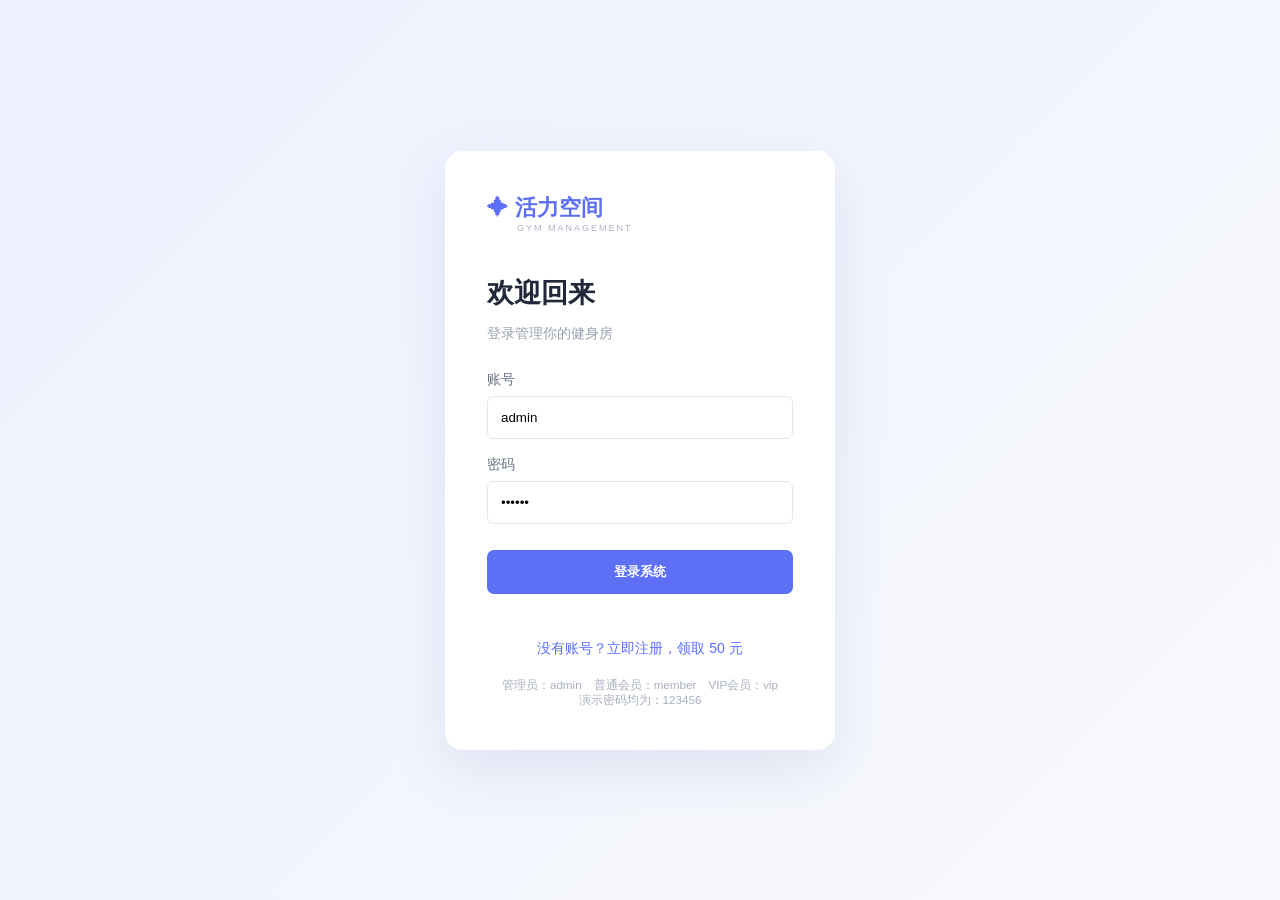
<file: index.html>
<!doctype html>
<html lang="zh-CN">
<head>
  <meta charset="UTF-8">
  <meta name="viewport" content="width=device-width, initial-scale=1.0">
  <title>活力空间 · 健身房管理系统</title>
  <link rel="stylesheet" href="styles.css">
  <link rel="stylesheet" href="admin-overrides.css">
</head>
<body>
  <div class="layout">
    <aside class="sidebar" id="sidebar">
      <div class="brand"><span class="brand-mark">✦</span><div><strong>活力空间</strong><small>GYM MANAGEMENT</small></div></div>
      <nav>
        <button class="nav-item active" data-page="dashboard"><span>⌂</span> 工作台</button>
        <button class="nav-item" data-page="members"><span>♙</span> 会员管理</button>
        <button class="nav-item" data-page="classes"><span>◈</span> 课程管理</button>
        <button class="nav-item" data-page="checkin"><span>✓</span> 签到记录</button>
        <button class="nav-item" data-page="finance"><span>▣</span> 收支统计</button>
      </nav>
      <div class="sidebar-bottom"><div class="help-card"><b>需要帮助？</b><p>查看系统使用手册</p><button onclick="location.href='README.md'">打开手册 →</button></div><div class="profile"><div class="avatar">管</div><div><b>管理员</b><small>超级管理员</small></div><button id="adminLogout" class="logout-button">退出登录</button></div></div>
    </aside>
    <main class="main">
      <header class="topbar"><button class="menu-button" id="menuButton">☰</button><div class="crumb"><span>管理中心</span><b>/</b><strong id="pageTitle">工作台</strong></div><div class="top-actions"><div class="top-date">2024年06月24日　☀ 26°C</div></div></header>
      <section class="content">
        <div class="welcome"><div><p class="eyebrow">MONDAY, JUNE 24, 2024</p><h1>早上好，管理员 <span>👋</span></h1><p>今天也要保持活力，查看一下健身房的运营情况吧。</p></div><button class="primary" id="quickAdd">＋ 添加会员</button></div>

        <div id="dashboardPage" class="page active-page">
          <div class="stats"><div class="stat-card blue"><div class="stat-icon">♙</div><p>会员总数</p><h2 id="memberCount">1,286</h2><span>↗ <b>12.5%</b> <em>较上月</em></span></div><div class="stat-card orange"><div class="stat-icon">✓</div><p>今日签到</p><h2 id="checkinCount">86</h2><span>↗ <b>8.2%</b> <em>较昨日</em></span></div><div class="stat-card purple"><div class="stat-icon">￥</div><p>本月收入</p><h2>¥ 68,420</h2><span>↗ <b>15.8%</b> <em>较上月</em></span></div><div class="stat-card green"><div class="stat-icon">◈</div><p>课程数量</p><h2>24</h2><span>↗ <b>4.3%</b> <em>较上月</em></span></div></div>
          <div class="grid-two"><div class="panel chart-panel"><div class="panel-head"><div><h3>收入趋势</h3><p>近 7 日收入情况</p></div><select><option>近 7 天</option><option>近 30 天</option></select></div><div class="chart"><div class="y-labels"><span>¥12k</span><span>¥8k</span><span>¥4k</span><span>¥0</span></div><div class="chart-area"><div class="grid-lines"><i></i><i></i><i></i><i></i></div><svg viewBox="0 0 700 220" preserveAspectRatio="none"><defs><linearGradient id="area" x1="0" x2="0" y1="0" y2="1"><stop offset="0" stop-color="#5c72ff" stop-opacity=".28"/><stop offset="1" stop-color="#5c72ff" stop-opacity="0"/></linearGradient></defs><path d="M0,175 C55,166 70,140 112,148 S160,183 210,150 S260,78 315,110 S370,157 420,126 S465,63 520,93 S580,120 630,61 S670,70 700,35 L700,220 L0,220Z" fill="url(#area)"/><path d="M0,175 C55,166 70,140 112,148 S160,183 210,150 S260,78 315,110 S370,157 420,126 S465,63 520,93 S580,120 630,61 S670,70 700,35" fill="none" stroke="#596eff" stroke-width="4" stroke-linecap="round"/></svg><div class="x-labels"><span>06/18</span><span>06/19</span><span>06/20</span><span>06/21</span><span>06/22</span><span>06/23</span><span>06/24</span></div></div></div></div><div class="panel"><div class="panel-head"><div><h3>今日课程</h3><p>共 8 节课程安排</p></div><button class="text-button" data-page-link="classes">查看全部 →</button></div><div class="class-list"><div class="class-row"><div class="class-time">09:00<small>AM</small></div><div class="class-color c1"></div><div class="class-info"><b>瑜伽基础</b><small>李教练 · 12/20人</small></div><span class="tag blue-tag">进行中</span></div><div class="class-row"><div class="class-time">11:30<small>AM</small></div><div class="class-color c2"></div><div class="class-info"><b>力量训练</b><small>王教练 · 8/15人</small></div><span class="tag gray-tag">未开始</span></div><div class="class-row"><div class="class-time">14:00<small>PM</small></div><div class="class-color c3"></div><div class="class-info"><b>动感单车</b><small>张教练 · 18/20人</small></div><span class="tag gray-tag">未开始</span></div><div class="class-row"><div class="class-time">19:30<small>PM</small></div><div class="class-color c4"></div><div class="class-info"><b>普拉提塑形</b><small>陈教练 · 6/12人</small></div><span class="tag gray-tag">未开始</span></div></div></div></div>
          <div class="grid-two bottom-grid"><div class="panel"><div class="panel-head"><div><h3>最新会员</h3><p>最近加入的会员信息</p></div><button class="text-button" data-page-link="members">管理会员 →</button></div><div class="table-wrap"><table><thead><tr><th>会员</th><th>会员卡</th><th>加入日期</th><th>状态</th></tr></thead><tbody id="recentMembers"></tbody></table></div></div><div class="panel check-panel"><div class="panel-head"><div><h3>今日签到</h3><p>实时签到动态</p></div><button class="text-button" data-page-link="checkin">查看全部 →</button></div><div class="check-summary"><div class="donut"><b id="percent">72%</b><small>完成率</small></div><div><b>86 <small>/ 120</small></b><p>今日签到人数</p><span class="positive">↑ 比昨日多 8 人</span></div></div></div></div>
        </div>

        <div id="membersPage" class="page"><div class="page-head"><div><h2>会员管理</h2><p>维护会员资料和会员卡状态</p></div><button class="primary" id="addMember">＋ 添加会员</button></div><div class="toolbar"><div class="search"><span>⌕</span><input id="memberSearch" placeholder="搜索姓名或手机号"></div><select id="statusFilter"><option value="all">全部状态</option><option value="正常">正常</option><option value="即将到期">即将到期</option><option value="已暂停">已暂停</option></select></div><div class="panel table-panel"><table><thead><tr><th>会员</th><th>手机号</th><th>会员卡</th><th>到期日期</th><th>状态</th><th>操作</th></tr></thead><tbody id="memberTable"></tbody></table></div></div>
        <div id="classesPage" class="page"><div class="page-head"><div><h2>课程管理</h2><p>安排课程、教练和报名人数</p></div><button class="primary" id="addClass">＋ 添加课程</button></div><div class="class-cards"><div class="course-card course-blue"><span>瑜伽 · YOGA</span><h3>瑜伽基础</h3><p>每周一、三、五 09:00</p><div><b>李教练</b><small>12 / 20 人</small></div></div><div class="course-card course-purple"><span>力量 · POWER</span><h3>力量训练</h3><p>每周二、四 11:30</p><div><b>王教练</b><small>8 / 15 人</small></div></div><div class="course-card course-orange"><span>有氧 · CARDIO</span><h3>动感单车</h3><p>每天 14:00、19:00</p><div><b>张教练</b><small>18 / 20 人</small></div></div></div></div>
        <div id="checkinPage" class="page"><div class="page-head"><div><h2>签到记录</h2><p>记录会员每日到店情况</p></div><button class="primary" id="manualCheckin">＋ 手动签到</button></div><div class="checkin-cards"><div class="mini-card"><span>今日签到</span><b id="checkinBig">86</b><small>人次</small></div><div class="mini-card"><span>本周签到</span><b>542</b><small>人次</small></div><div class="mini-card"><span>平均到店</span><b>4.2</b><small>次 / 周</small></div></div><div class="panel table-panel"><div class="panel-head"><div><h3>今日签到明细</h3><p>最新签到记录会显示在这里</p></div></div><table><thead><tr><th>会员</th><th>签到时间</th><th>入场方式</th><th>状态</th></tr></thead><tbody id="checkinTable"></tbody></table></div></div>
        <div id="financePage" class="page"><div class="page-head"><div><h2>收支统计</h2><p>查看健身房收入和经营情况</p></div></div><div class="finance-grid"><div class="finance-box"><span>本月总收入</span><b>¥ 68,420</b><small class="positive">↑ 15.8% 较上月</small></div><div class="finance-box"><span>会员卡收入</span><b>¥ 52,800</b><small>占总收入 77.2%</small></div><div class="finance-box"><span>私教课程收入</span><b>¥ 15,620</b><small>占总收入 22.8%</small></div></div><div class="panel finance-note"><h3>本月经营提示</h3><p>会员卡续费率比上月提高 6.4%，可以继续通过课程体验和签到奖励维护会员活跃度。</p></div></div>
      </section>
    </main>
  </div>
  <div class="modal" id="memberModal"><div class="modal-box"><button class="close" id="closeModal">×</button><h2>添加会员</h2><p>填写会员基本资料，保存后会出现在会员列表。</p><form id="memberForm"><label>姓名<input name="name" required placeholder="请输入姓名"></label><label>手机号<input name="phone" required placeholder="请输入手机号"></label><label>会员卡<select name="card"><option>月卡</option><option>季卡</option><option>年卡</option></select></label><div class="form-actions"><button type="button" class="outline" id="cancelModal">取消</button><button class="primary">保存会员</button></div></form></div></div>
  <script src="app.js"></script>
</body>
</html>
</file>
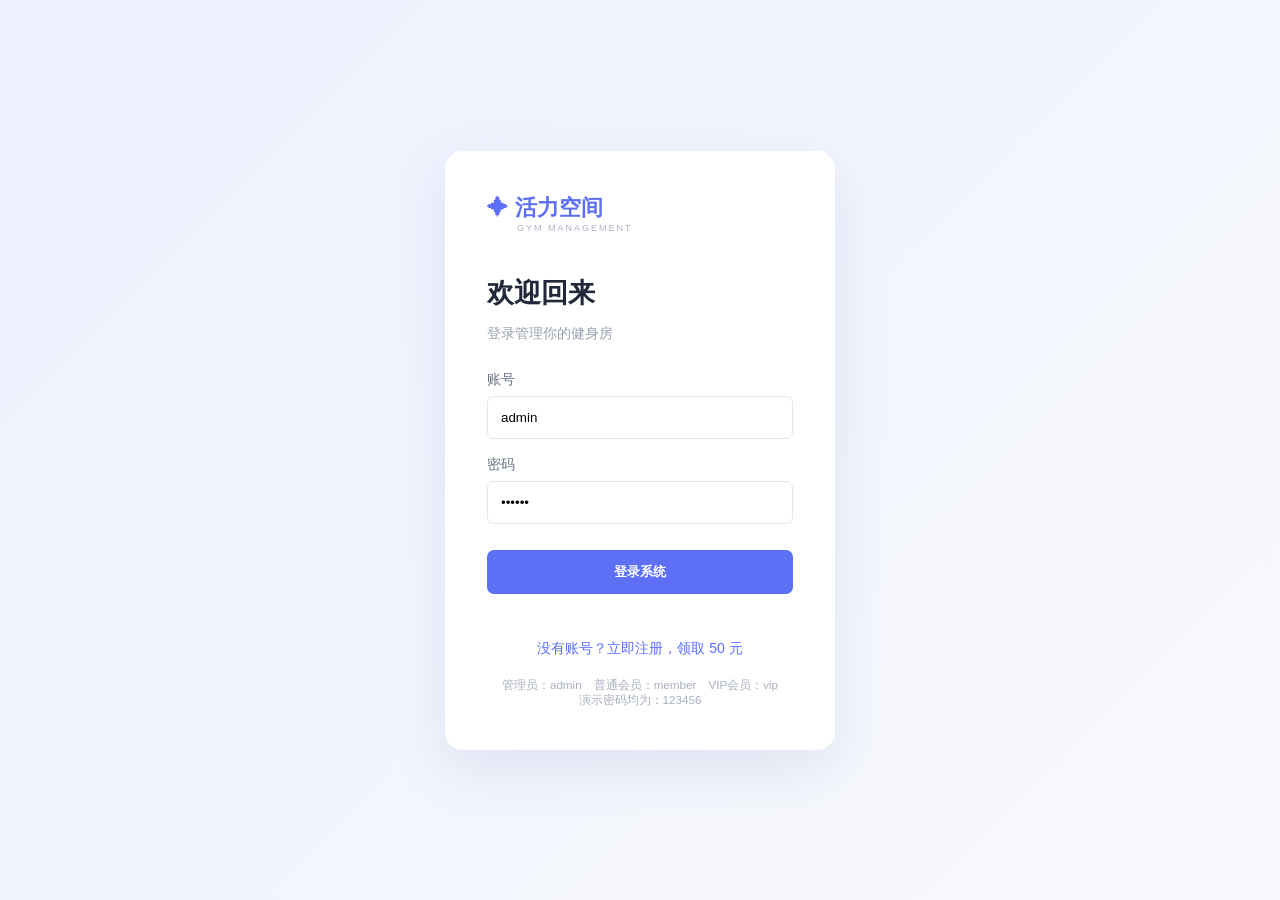
<file: login.html>
<!doctype html><html lang="zh-CN"><head><meta charset="UTF-8"><meta name="viewport" content="width=device-width,initial-scale=1"><title>活力空间 · 登录</title><link rel="stylesheet" href="login.css"></head><body><div class="login-card"><div class="logo">✦ <b>活力空间</b><small>GYM MANAGEMENT</small></div><h1>欢迎回来</h1><p>登录管理你的健身房</p><form id="loginForm"><label>账号<input name="username" value="admin" required></label><label>密码<input name="password" type="password" value="123456" required></label><button>登录系统</button><div id="message"></div></form><a class="register-link" href="register.html">没有账号？立即注册，领取 50 元</a><small class="tip">管理员：admin　普通会员：member　VIP会员：vip<br>演示密码均为：123456</small></div><script src="login.js"></script></body></html>
</file>
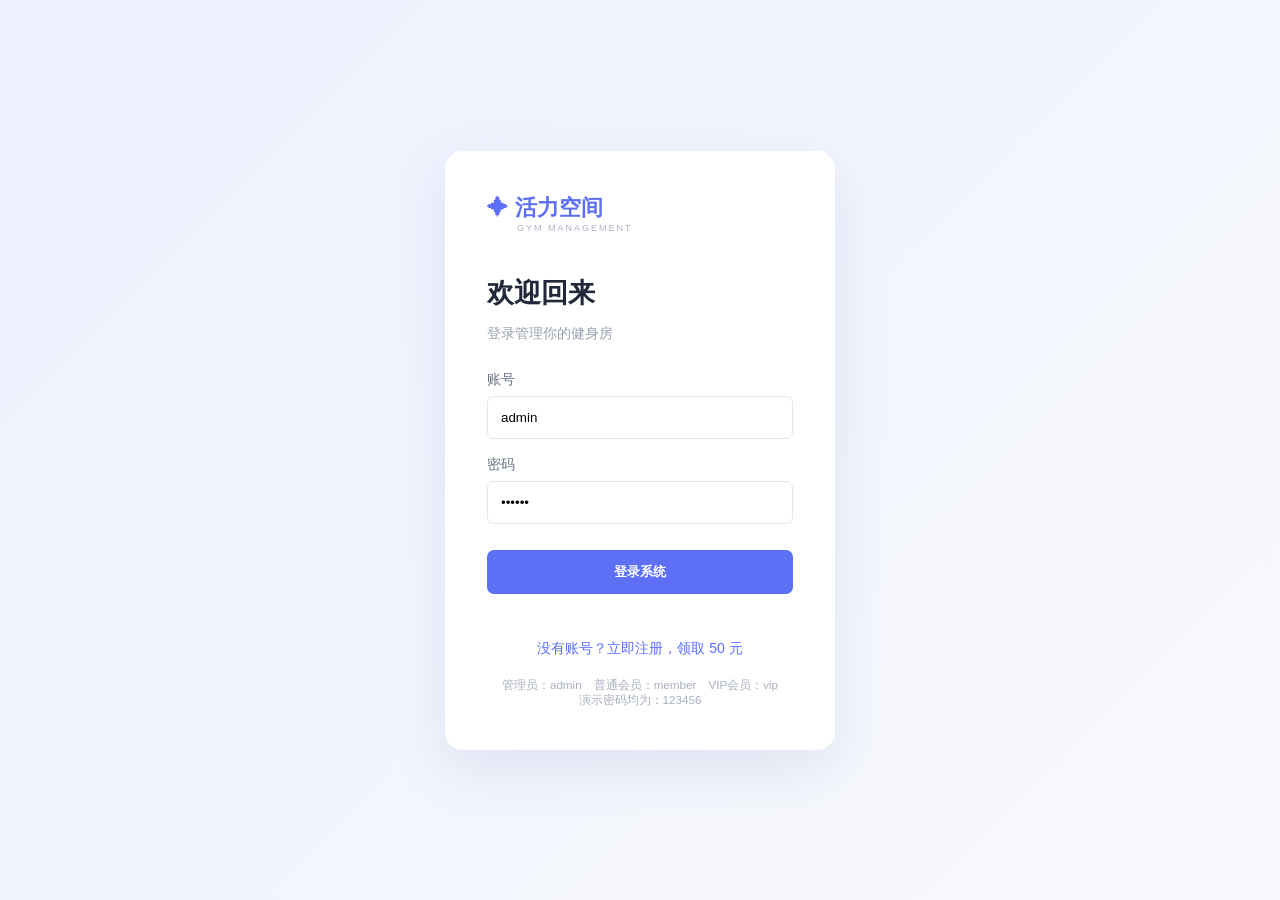
<file: member.html>
<!doctype html><html lang="zh-CN"><head><meta charset="UTF-8"><meta name="viewport" content="width=device-width,initial-scale=1"><title>活力空间 · 会员中心</title><link rel="stylesheet" href="portal.css"></head><body data-role="member"><header class="portal-top"><div class="portal-brand">✦ <b>活力空间</b></div><div class="top-user"><span id="userName">普通会员</span><button id="logout">退出登录</button></div></header><main class="portal-main"><section class="hero member-hero"><div><p>MEMBER CENTER</p><h1>你好，<span id="realName">会员</span> 👋</h1><span>坚持锻炼，让每一天都更有活力。</span></div><div class="membership"><small>当前会员卡</small><b id="cardType">月卡</b><span>有效期至 <span id="expireDate">--</span></span><span id="balance">账户余额 ¥0.00</span><button id="upgradeVip" class="membership-action">升级 VIP</button></div></section><section class="portal-stats"><div><span>本周签到</span><b>3 <small>/ 7 次</small></b></div><div><span>剩余天数</span><b>86 <small>天</small></b></div><div><span>累计训练</span><b>28 <small>次</small></b></div></section><div class="portal-grid"><section class="portal-panel"><div class="panel-title"><h2>今日推荐课程</h2><span>点击预约</span></div><div id="courseList" class="course-list"></div></section><section class="portal-panel"><div class="panel-title"><h2>我的签到</h2><span>本月</span></div><div class="checkin-ring"><b>72%</b><span>本月到店率</span></div><p class="center-tip">再签到 2 次即可获得本周活跃徽章</p><button class="portal-button" id="checkin">今日签到</button></section></div></main><script src="portal.js"></script></body></html>
</file>
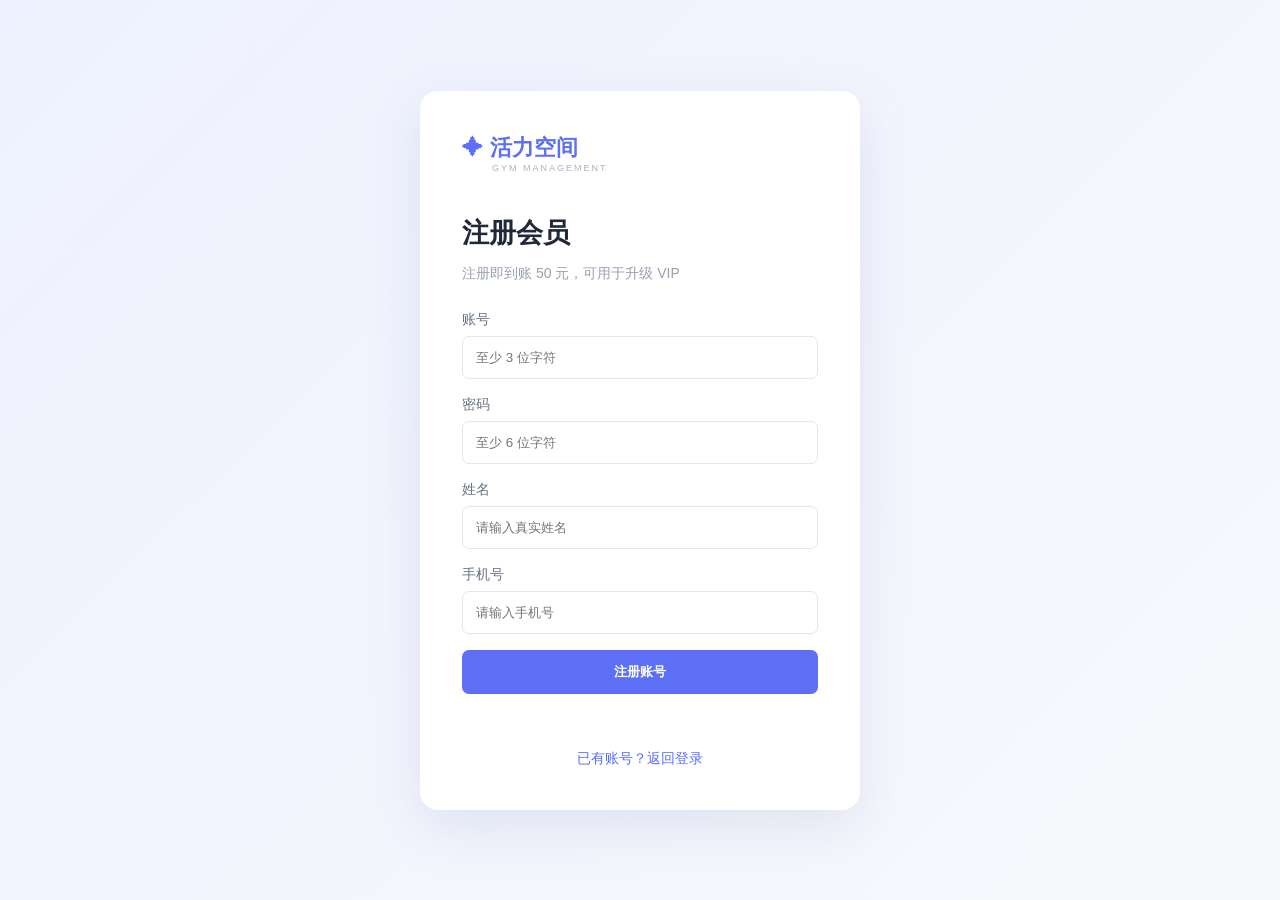
<file: register.html>
<!doctype html>
<html lang="zh-CN">
<head><meta charset="UTF-8"><meta name="viewport" content="width=device-width,initial-scale=1"><title>活力空间 · 注册</title><link rel="stylesheet" href="login.css"><style>.register-card{width:min(440px,calc(100% - 32px))}.register-card h1{margin-bottom:8px}.register-card form{margin-top:22px}.register-card button{margin-top:8px}.register-message{min-height:24px;margin-top:14px;text-align:center;color:#596eff}.back-link{display:block;text-align:center;margin-top:18px;color:#596eff;text-decoration:none}</style></head>
<body><div class="login-card register-card"><div class="logo">✦ <b>活力空间</b><small>GYM MANAGEMENT</small></div><h1>注册会员</h1><p>注册即到账 50 元，可用于升级 VIP</p><form id="registerForm"><label>账号<input name="username" minlength="3" required placeholder="至少 3 位字符"></label><label>密码<input name="password" type="password" minlength="6" required placeholder="至少 6 位字符"></label><label>姓名<input name="realName" required placeholder="请输入真实姓名"></label><label>手机号<input name="phone" required placeholder="请输入手机号"></label><button>注册账号</button><div id="registerMessage" class="register-message"></div></form><a class="back-link" href="login.html">已有账号？返回登录</a></div><script src="register.js"></script></body></html>
</file>
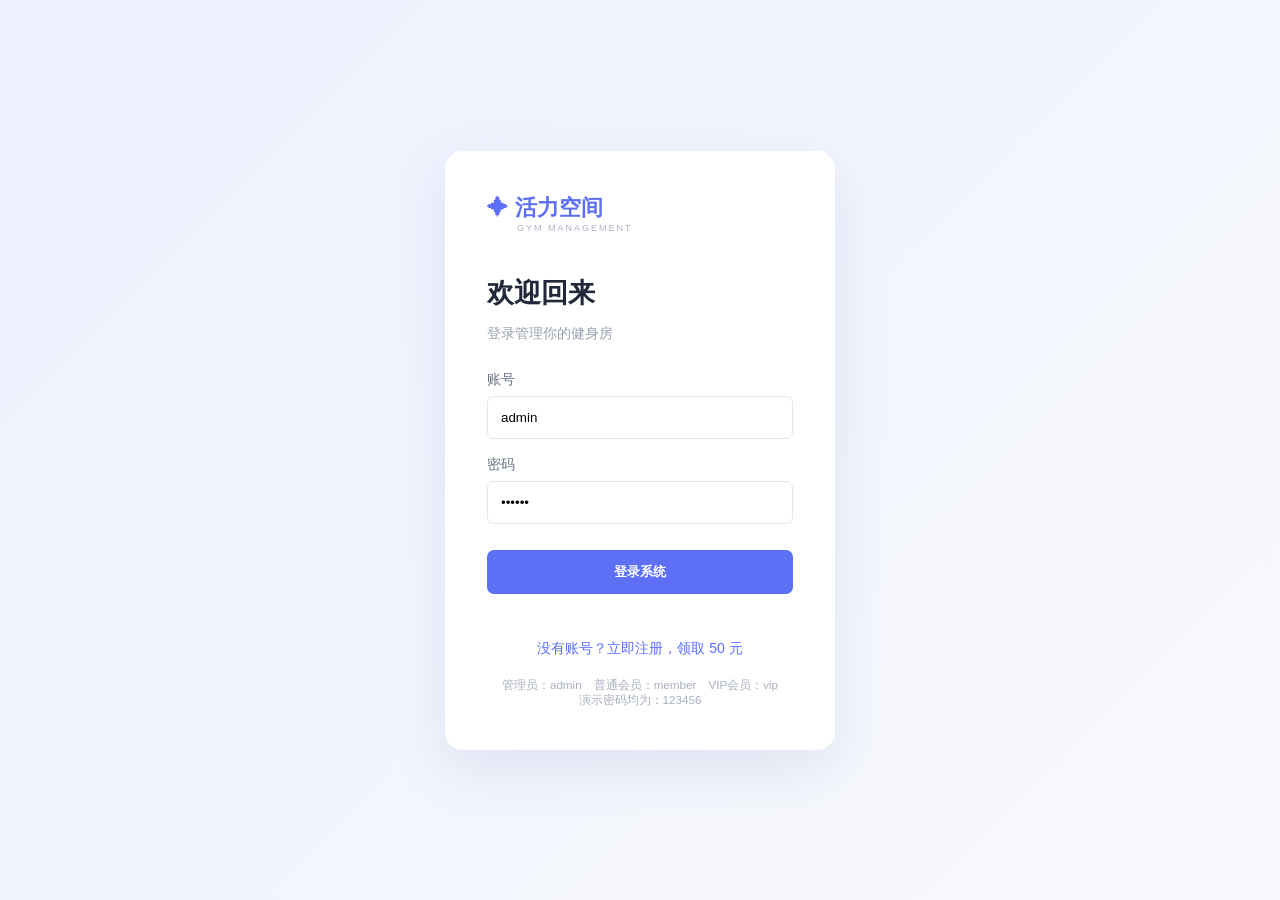
<file: vip.html>
<!doctype html><html lang="zh-CN"><head><meta charset="UTF-8"><meta name="viewport" content="width=device-width,initial-scale=1"><title>活力空间 · VIP 专属中心</title><link rel="stylesheet" href="portal.css"></head><body data-role="vip"><header class="portal-top vip-top"><div class="portal-brand">✦ <b>活力空间 VIP</b></div><div class="top-user"><span id="userName">VIP会员</span><button id="logout">退出登录</button></div></header><main class="portal-main"><section class="hero vip-hero"><div><p>VIP EXCLUSIVE CENTER</p><h1>欢迎回来，<span id="realName">VIP会员</span> ✨</h1><span>专属教练与训练计划，陪你达成目标。</span></div><div class="vip-badge">VIP<br><small>尊享会员</small></div></section><section class="portal-stats"><div><span>本周签到</span><b>5 <small>/ 7 次</small></b></div><div><span>私教剩余</span><b>8 <small>节</small></b></div><div><span>累计训练</span><b>64 <small>次</small></b></div></section><div class="portal-grid"><section class="portal-panel"><div class="panel-title"><h2>VIP 专属课程</h2><span>优先预约</span></div><div id="courseList" class="course-list"></div></section><section class="portal-panel vip-benefits"><div class="panel-title"><h2>我的专属权益</h2><span>VIP</span></div><p>✓ 私教课程优先预约</p><p>✓ 高峰时段不限时使用</p><p>✓ 每月一次体测与训练计划</p><p>✓ 毛巾、储物柜免费使用</p><button class="portal-button" id="checkin">VIP 快速签到</button></section></div></main><script src="portal.js"></script></body></html>
</file>
<file: styles.css>
:root{--ink:#1d2535;--muted:#8d96a9;--line:#edf0f5;--bg:#f6f7fb;--primary:#5d70f5;--green:#36b789;--orange:#f3a449}*{box-sizing:border-box}body{margin:0;background:var(--bg);color:var(--ink);font:14px/1.5 Arial,"Microsoft YaHei",sans-serif}button,input,select{font:inherit}button{cursor:pointer;border:0;background:none;color:inherit}.layout{display:flex;min-height:100vh}.sidebar{width:245px;background:#fff;padding:28px 16px 20px;display:flex;flex-direction:column;border-right:1px solid var(--line);flex-shrink:0}.brand{display:flex;align-items:center;gap:10px;padding:0 14px 42px}.brand-mark{color:var(--primary);font-size:33px;line-height:1}.brand strong{display:block;font-size:18px;letter-spacing:1px}.brand small{display:block;color:#b1b7c3;font-size:9px;letter-spacing:1.5px;margin-top:1px}nav{display:grid;gap:8px}.nav-item{text-align:left;padding:13px 15px;border-radius:9px;color:#8992a5;font-size:14px}.nav-item span{display:inline-block;width:29px;font-size:18px;color:#9da7ba}.nav-item.active{background:#eef0ff;color:var(--primary);font-weight:bold}.nav-item.active span{color:var(--primary)}.sidebar-bottom{margin-top:auto}.help-card{background:#f3f5ff;border-radius:11px;padding:18px;margin:10px 8px 22px}.help-card b{font-size:13px}.help-card p{font-size:12px;color:var(--muted);margin:5px 0 13px}.help-card button{color:var(--primary);font-size:12px;font-weight:bold}.profile{border-top:1px solid var(--line);padding:18px 8px 0;display:flex;align-items:center;gap:10px}.avatar{background:#eee9ff;color:#8068db;border-radius:50%;height:35px;width:35px;text-align:center;padding-top:7px;font-weight:bold}.profile b{display:block;font-size:12px}.profile small{display:block;color:var(--muted);font-size:11px}.profile>span{margin-left:auto;color:#abb2c0;font-size:20px}.main{min-width:0;flex:1}.topbar{height:78px;background:#fff;border-bottom:1px solid var(--line);display:flex;align-items:center;padding:0 4.5%;gap:12px}.crumb{display:flex;gap:12px;color:#a6adbb}.crumb strong{color:var(--ink)}.top-actions{margin-left:auto;display:flex;gap:12px;align-items:center}.icon-button{font-size:22px;color:#929bad;position:relative}.notice i{position:absolute;width:6px;height:6px;background:#ff7e66;border-radius:50%;top:2px;right:-1px}.top-date{padding-left:18px;border-left:1px solid var(--line);font-size:12px;color:#929bad}.menu-button{display:none}.content{max-width:1440px;margin:auto;padding:34px 4.5% 60px}.welcome{display:flex;justify-content:space-between;align-items:center;margin-bottom:30px}.eyebrow{color:#a4adbd;font-size:10px;letter-spacing:1.2px;margin:0 0 5px}.welcome h1{font-size:25px;margin:0 0 8px}.welcome h1 span{font-size:21px}.welcome p:not(.eyebrow){color:var(--muted);margin:0}.primary{background:var(--primary);border-radius:7px;color:#fff;padding:11px 17px;box-shadow:0 7px 16px #5d70f52d;font-weight:bold}.outline{border:1px solid #dce1eb;background:#fff;padding:10px 17px;border-radius:7px}.stats{display:grid;grid-template-columns:repeat(4,1fr);gap:17px;margin-bottom:20px}.stat-card{background:#fff;border-radius:11px;padding:19px 20px;position:relative;box-shadow:0 3px 12px #2d3b6910}.stat-card p{color:var(--muted);margin:4px 0 4px}.stat-card h2{font-size:26px;margin:0 0 9px}.stat-card span{color:var(--green);font-size:11px}.stat-card span em{font-style:normal;color:#acb3c0;margin-left:5px}.stat-icon{position:absolute;right:20px;top:20px;border-radius:8px;padding:9px;color:#fff;font-size:19px;background:#d9deff}.orange .stat-icon{background:#ffe4c5;color:#e49026}.purple .stat-icon{background:#e8deff;color:#8762dc}.green .stat-icon{background:#d6f3e9;color:#28aa7b}.blue .stat-icon{color:#6676ef}.grid-two{display:grid;grid-template-columns:1.2fr .8fr;gap:20px;margin-bottom:20px}.panel{background:#fff;border-radius:11px;padding:21px;box-shadow:0 3px 12px #2d3b690b}.panel-head{display:flex;justify-content:space-between;align-items:flex-start;margin-bottom:16px}.panel h3{font-size:16px;margin:0}.panel-head p{color:#a2aaba;font-size:12px;margin:3px 0 0}.panel-head select{border:1px solid var(--line);color:#7b8496;border-radius:5px;padding:6px}.text-button{color:var(--primary);font-size:12px;font-weight:bold}.chart{height:235px;display:flex}.y-labels{display:flex;flex-direction:column;justify-content:space-between;color:#b3b9c6;font-size:10px;padding:5px 12px 25px 0}.chart-area{flex:1;position:relative;padding-bottom:22px}.grid-lines{position:absolute;left:0;right:0;top:4px;bottom:28px;display:flex;flex-direction:column;justify-content:space-between}.grid-lines i{border-top:1px dashed #e9edf3}.chart svg{height:190px;width:100%;position:relative}.x-labels{display:flex;justify-content:space-between;color:#adb5c2;font-size:10px}.class-list{display:grid;gap:10px}.class-row{display:flex;align-items:center;gap:10px;border-bottom:1px solid #f2f3f6;padding:7px 0}.class-row:last-child{border:0}.class-time{font-size:12px;font-weight:bold;width:47px}.class-time small{display:block;color:#adb4c2;font-size:9px}.class-color{height:29px;width:4px;border-radius:2px}.c1{background:#6578fb}.c2{background:#9b73ed}.c3{background:#f1a244}.c4{background:#39b98b}.class-info{flex:1}.class-info b,.class-info small{display:block}.class-info small{font-size:11px;color:#a5adbb}.tag{font-size:10px;padding:4px 7px;border-radius:4px}.blue-tag{background:#eef0ff;color:var(--primary)}.gray-tag{background:#f3f4f7;color:#9ba3b1}.bottom-grid{grid-template-columns:1.35fr .65fr}.table-wrap{overflow:auto}table{border-collapse:collapse;width:100%;font-size:12px}th{text-align:left;color:#a6aebd;font-weight:normal;background:#fafbfc;padding:11px 10px}td{padding:12px 10px;border-bottom:1px solid #f0f2f6;white-space:nowrap}.member-cell{display:flex;align-items:center;gap:9px;font-weight:bold}.member-avatar{border-radius:50%;width:29px;height:29px;text-align:center;padding-top:5px;background:#e8efff;color:#5370d7}.status{font-size:11px;padding:4px 8px;border-radius:5px;background:#e4f8f0;color:#2aaa7d}.status.warn{background:#fff3df;color:#db942c}.status.pause{background:#f1f2f5;color:#939baa}.check-summary{display:flex;align-items:center;gap:22px;padding:12px 3px}.donut{height:116px;width:116px;border-radius:50%;background:conic-gradient(var(--primary) 0 72%,#edf0ff 72% 100%);display:flex;flex-direction:column;align-items:center;justify-content:center;position:relative}.donut:after{content:"";position:absolute;inset:12px;background:#fff;border-radius:50%}.donut b,.donut small{z-index:1}.donut b{font-size:23px}.donut small{font-size:10px;color:#adb4c1}.check-summary>div:last-child>b{font-size:24px}.check-summary>div:last-child>b small{font-size:12px;color:#adb4c1}.check-summary p{color:#a0a8b7;font-size:11px;margin:3px 0 10px}.positive{color:var(--green);font-size:11px}.page{display:none}.page.active-page{display:block}.page-head{display:flex;align-items:center;justify-content:space-between;margin-bottom:25px}.page-head h2{margin:0;font-size:25px}.page-head p{color:var(--muted);margin:5px 0}.toolbar{display:flex;gap:12px;margin-bottom:15px}.search{background:#fff;border:1px solid var(--line);border-radius:7px;padding:9px 13px;display:flex;gap:8px;flex:1;max-width:390px}.search span{color:#aeb5c1;font-size:19px;line-height:16px}.search input{border:0;outline:0;width:100%;font-size:12px}.toolbar select{border:1px solid var(--line);border-radius:7px;padding:0 14px;color:#7e8798;background:#fff}.table-panel{padding:0;overflow:auto}.table-panel table{min-width:700px}.table-panel th,.table-panel td{padding:15px 20px}.action{color:var(--primary);margin-right:12px}.danger{color:#ed806b}.class-cards{display:grid;grid-template-columns:repeat(3,1fr);gap:18px}.course-card{border-radius:11px;color:#fff;padding:25px;min-height:185px;box-shadow:0 7px 18px #5552}.course-card>span{font-size:10px;letter-spacing:1px;opacity:.8}.course-card h3{font-size:22px;margin:22px 0 7px}.course-card p{font-size:12px;opacity:.85}.course-card div{display:flex;justify-content:space-between;margin-top:23px;font-size:12px}.course-card small{opacity:.8}.course-blue{background:linear-gradient(135deg,#667af9,#5364d7)}.course-purple{background:linear-gradient(135deg,#9d7aed,#7657ce)}.course-orange{background:linear-gradient(135deg,#f5b355,#e88e2d)}.checkin-cards,.finance-grid{display:grid;grid-template-columns:repeat(3,1fr);gap:17px;margin-bottom:20px}.mini-card,.finance-box{background:#fff;border-radius:10px;padding:20px;box-shadow:0 3px 12px #2d3b6910}.mini-card span,.finance-box span{color:var(--muted);display:block;font-size:12px}.mini-card b{font-size:30px;display:inline-block;margin-top:7px}.mini-card small{color:#aab1be;margin-left:7px}.finance-box b{font-size:28px;display:block;margin:11px 0 5px}.finance-box small{color:#a6aebb;font-size:11px}.finance-note h3{margin:0}.finance-note p{color:#777f91;line-height:2}.modal{position:fixed;inset:0;background:#27324f55;display:none;align-items:center;justify-content:center;padding:20px;z-index:5}.modal.show{display:flex}.modal-box{background:#fff;border-radius:12px;width:100%;max-width:430px;padding:28px;position:relative}.modal-box h2{margin:0 0 5px}.modal-box>p{color:var(--muted);font-size:12px;margin:0 0 22px}.close{position:absolute;right:18px;top:14px;font-size:24px;color:#aab1be}.modal-box label{display:block;font-size:12px;color:#6d7585;margin-bottom:15px}.modal-box input,.modal-box select{display:block;width:100%;border:1px solid #e2e6ee;border-radius:6px;padding:10px;margin-top:6px;outline:none}.form-actions{display:flex;justify-content:flex-end;gap:10px;margin-top:22px}@media(max-width:1000px){.sidebar{width:205px}.stats{grid-template-columns:repeat(2,1fr)}.grid-two{grid-template-columns:1fr}.class-cards{grid-template-columns:1fr 1fr}}@media(max-width:700px){.sidebar{position:fixed;z-index:4;left:-245px;top:0;bottom:0;transition:.2s}.sidebar.open{left:0}.menu-button{display:block;font-size:21px}.top-date{display:none}.content{padding:25px 18px}.welcome{align-items:flex-start;gap:15px;flex-direction:column}.stats,.class-cards,.checkin-cards,.finance-grid{grid-template-columns:1fr}.bottom-grid{display:block}.bottom-grid>.panel+ .panel{margin-top:20px}.toolbar{flex-wrap:wrap}.toolbar .search{max-width:none;min-width:100%}.topbar{padding:0 18px}.brand{padding-bottom:25px}}
</file>
<file: admin-overrides.css>
.logout-button{margin-left:auto;color:#8c96a8;font-size:11px;padding:6px 0}.logout-button:hover{color:#ed806b}.course-actions{display:flex!important;justify-content:flex-end!important;gap:8px;margin-top:12px!important}.course-actions .outline{background:#fff;color:#5367df;border:0;padding:6px 11px;font-size:11px}.course-actions .danger{color:#fff;background:#cf4f58;border-radius:5px;padding:6px 11px;font-size:11px}.help-card button{cursor:pointer}
</file>
<file: login.css>
*{box-sizing:border-box}body{margin:0;min-height:100vh;display:grid;place-items:center;background:linear-gradient(135deg,#eef1ff,#f8f9fc);font:14px Arial,"Microsoft YaHei",sans-serif;color:#20283a}.login-card{width:390px;padding:42px;background:#fff;border-radius:18px;box-shadow:0 18px 55px #5668a522}.logo{color:#5d70f5;font-size:22px}.logo small{display:block;margin-left:30px;font-size:9px;color:#a9b1c0;letter-spacing:2px}.login-card h1{margin:42px 0 6px;font-size:27px}.login-card p{color:#98a0af;margin-bottom:28px}.login-card label{display:block;color:#687286;margin:17px 0 8px}.login-card input{display:block;width:100%;margin-top:7px;padding:13px;border:1px solid #e2e6ef;border-radius:7px;outline:0}.login-card input:focus{border-color:#5d70f5}.login-card button{width:100%;margin-top:18px;padding:13px;background:#5d70f5;color:#fff;border:0;border-radius:7px;font-weight:bold}.tip{display:block;text-align:center;color:#a8afbd;margin-top:20px}.login-card #message{text-align:center;color:#e87564;margin-top:10px;min-height:20px}

.register-link{display:block;text-align:center;margin-top:16px;color:#596eff;text-decoration:none;font-size:14px}.register-link:hover{text-decoration:underline}
</file>
<file: portal.css>
*{box-sizing:border-box}body{margin:0;background:#f6f7fb;color:#20283a;font:14px Arial,"Microsoft YaHei",sans-serif}.portal-top{height:74px;padding:0 7%;background:#fff;border-bottom:1px solid #edf0f5;display:flex;align-items:center;justify-content:space-between}.portal-brand{font-size:20px;color:#5d70f5}.top-user{display:flex;align-items:center;gap:20px;color:#677184}.top-user button{border:0;background:none;color:#8993a5;cursor:pointer}.portal-main{max-width:1100px;margin:auto;padding:36px 22px 60px}.hero{border-radius:18px;padding:34px 40px;display:flex;justify-content:space-between;align-items:center;color:#fff;min-height:190px}.member-hero{background:linear-gradient(115deg,#6377f8,#8f9cff)}.vip-hero{background:linear-gradient(115deg,#202944,#7352b8)}.hero p{font-size:11px;letter-spacing:2px;opacity:.75;margin:0 0 12px}.hero h1{font-size:28px;margin:0 0 10px}.hero span{opacity:.8}.membership,.vip-badge{background:#ffffff24;border:1px solid #ffffff55;border-radius:12px;padding:16px 20px;min-width:180px}.membership>*{display:block;margin:3px 0}.membership small{opacity:.75}.membership b{font-size:24px}.membership span{font-size:11px}.vip-badge{text-align:center;font-size:30px;font-weight:bold;color:#ffdd8e}.vip-badge small{font-size:11px;color:#fff}.portal-stats{display:grid;grid-template-columns:repeat(3,1fr);gap:17px;margin:20px 0}.portal-stats>div,.portal-panel{background:#fff;border-radius:13px;padding:22px;box-shadow:0 4px 15px #2d3b690b}.portal-stats span{display:block;color:#9aa3b3;font-size:12px}.portal-stats b{display:block;font-size:28px;margin-top:8px}.portal-stats small{font-size:12px;color:#a6adba}.portal-grid{display:grid;grid-template-columns:1.4fr .6fr;gap:20px}.panel-title{display:flex;justify-content:space-between;align-items:center;margin-bottom:18px}.panel-title h2{font-size:17px;margin:0}.panel-title span{color:#5d70f5;font-size:12px}.course-list{display:grid;gap:10px}.course-item{display:flex;align-items:center;gap:14px;padding:14px;border:1px solid #eef0f5;border-radius:10px}.course-dot{height:38px;width:5px;border-radius:4px;background:#6377f8}.course-item:nth-child(2) .course-dot{background:#a374ec}.course-item:nth-child(3) .course-dot{background:#f0a64d}.course-item div:nth-child(2){flex:1}.course-item b,.course-item small{display:block}.course-item small{color:#a3aab8;margin-top:4px}.course-item button{border:1px solid #dce2ff;background:#f0f2ff;color:#5d70f5;border-radius:5px;padding:6px 9px;font-size:11px}.checkin-ring{width:145px;height:145px;border-radius:50%;margin:6px auto 15px;background:conic-gradient(#6377f8 0 72%,#edf0ff 72%);display:flex;align-items:center;justify-content:center;flex-direction:column;position:relative}.checkin-ring:after{content:"";position:absolute;inset:14px;border-radius:50%;background:#fff}.checkin-ring>*{z-index:1}.checkin-ring b{font-size:28px}.checkin-ring span{font-size:11px;color:#a4acba;margin-top:4px}.center-tip{text-align:center;color:#9099a9;font-size:12px}.portal-button{width:100%;border:0;border-radius:7px;background:#5d70f5;color:#fff;padding:11px;font-weight:bold;margin-top:10px}.vip-benefits p{color:#707a8e;padding:7px 0;border-bottom:1px solid #f0f1f5}@media(max-width:720px){.hero{padding:25px;display:block}.membership,.vip-badge{margin-top:22px;display:inline-block}.portal-grid{grid-template-columns:1fr}.portal-stats{gap:8px}.portal-stats>div{padding:15px}.portal-stats b{font-size:22px}}
.membership-action{display:block;margin-top:12px;border:0;border-radius:6px;background:#fff;color:#596eff;padding:8px 12px;font-weight:bold;cursor:pointer}.membership-action:hover{background:#eef1ff}
</file>
